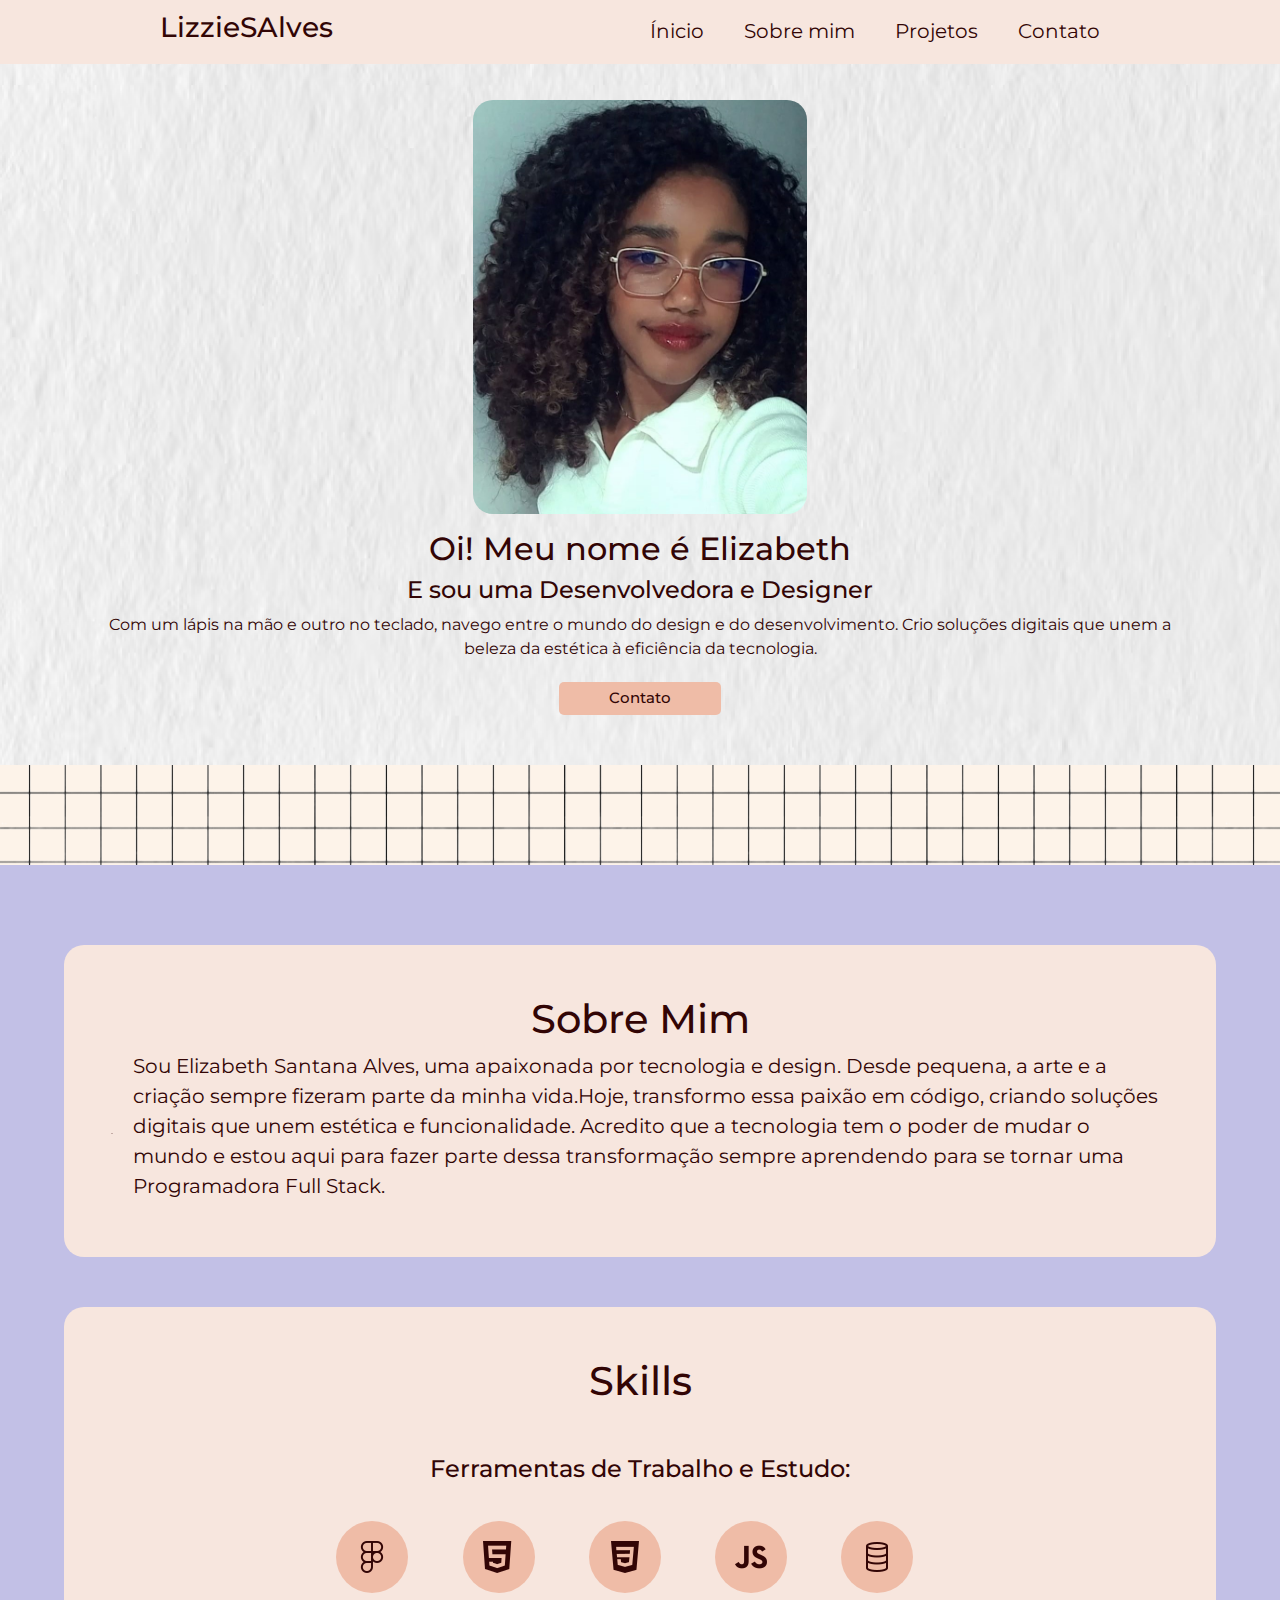
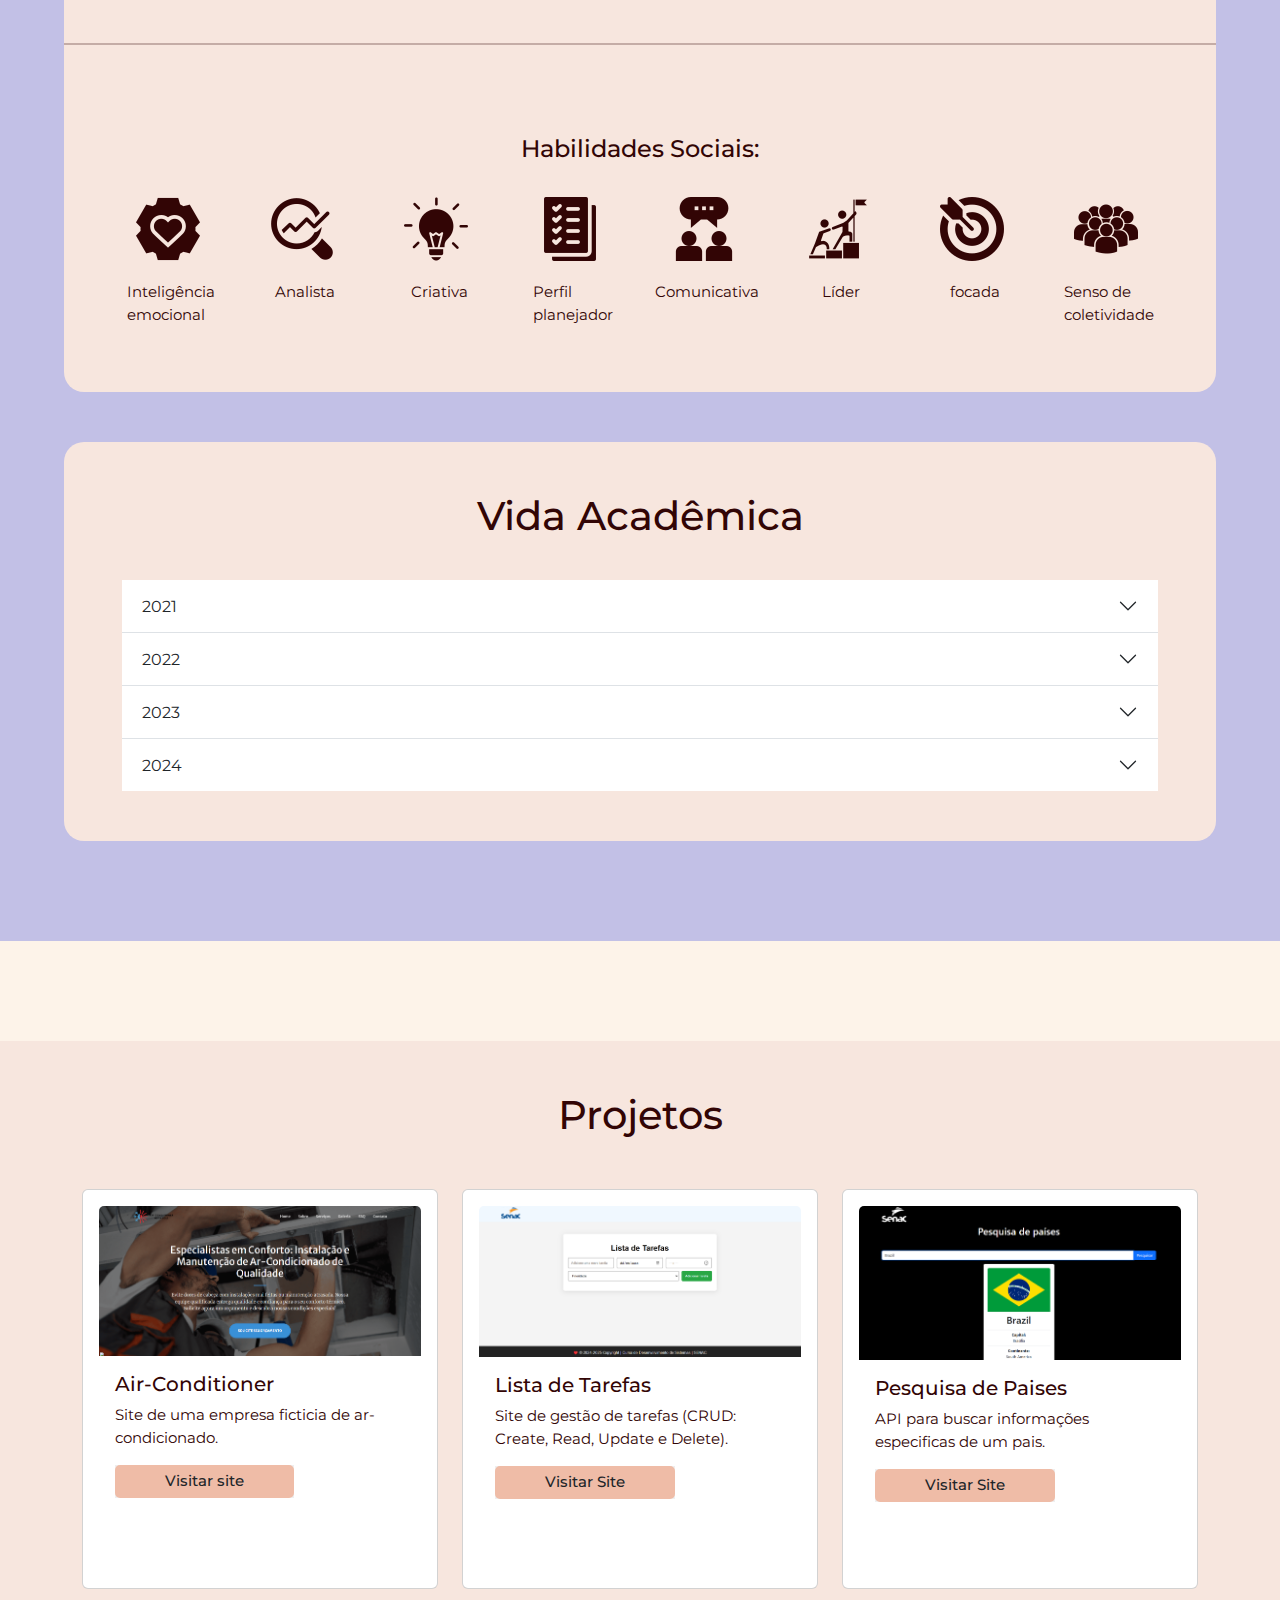
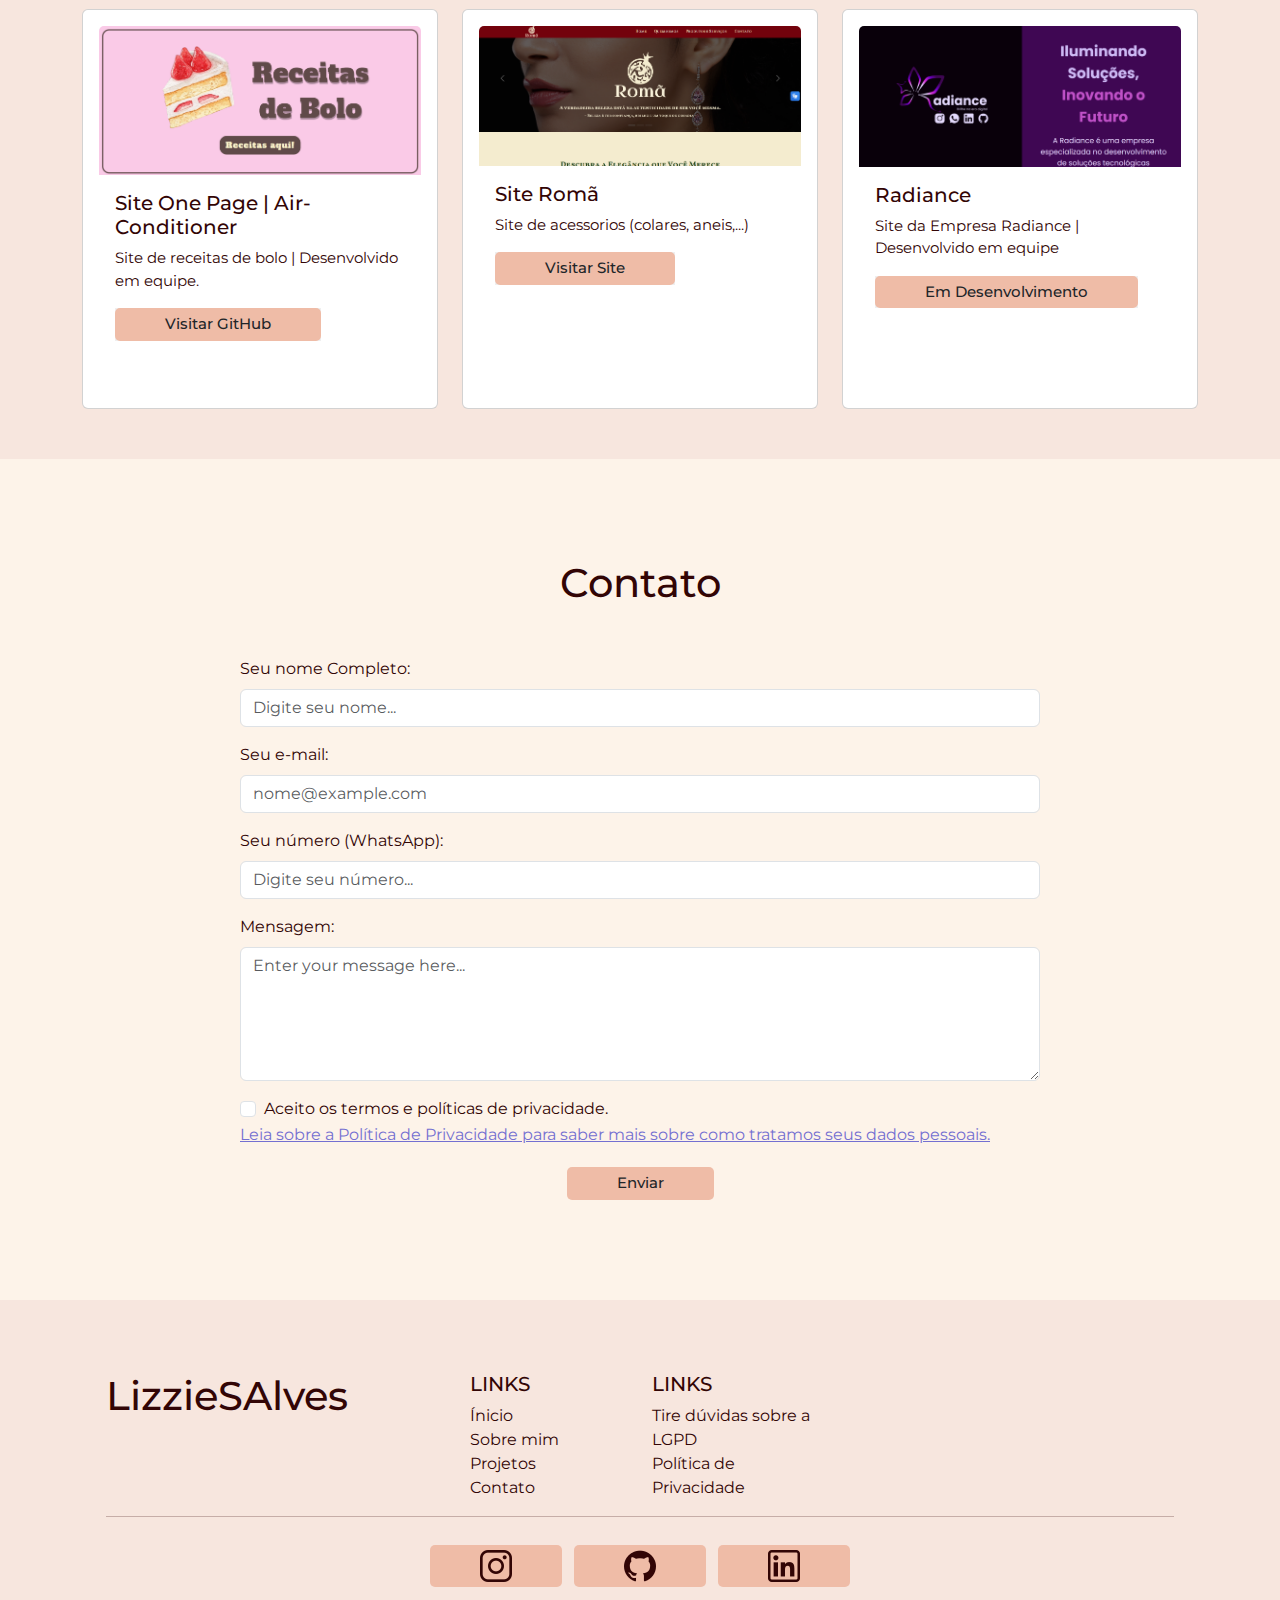
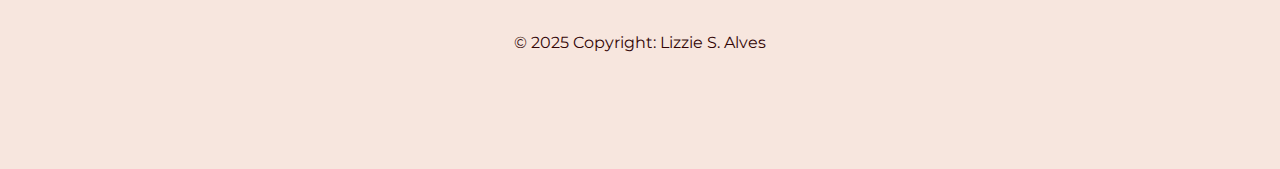
<file: index.html>
<!DOCTYPE html>
<html lang="pt-br">

<head>
  <meta charset="UTF-8" />
  <meta name="viewport" content="width=device-width, initial-scale=1.0" />

  <meta name="description"
    content="Site desenvolvido com o objetivo de servir como Portifólio da desenvolvedora e designer Elizabeth S. Alves" />
  <meta name="author" content="Elizabeth S. Alves | Web Developer | Empresa Radiance" />

  <!-- SEO -->
  <!-- cliente  -->
  <meta name="description" content="Portifólio da desesenvolvedora e designer Elizabeth Santana Alves" />

  <meta name="author" content="Elizabeth S. Alves | Web Developer | Empresa Radiance" />
  <meta name="keywords" content="Desenvolvedor, Programação, Sites, Sistemas, Designer." />

  <link rel="alternate" href="pt-br" hreflang="pt-br" />

  <meta name="robots" content="index, follow" />

  <meta name="viewport" content="width=device-width, initial-scale=1, maximum-scale=1" />

  <meta property="og:url" content="..." />
  <meta property="og:title" content="Portifólio LizzieSAlves" />
  <meta property="og:image" content="..." />
  <meta property="og:description" content="Especialista em criação e desenvolvimento de site, sistemas e designer" />

  <meta name="theme-color" content="#C2C0E6" />
  <meta name="apple-mobile-web-app-status-bar-style" content="..." />
  <meta name="apple-mobile-web-app-capable" content="yes" />
  <link rel="apple-touch-icon" href="..." />

  <meta property="business:contact_data:country_name" content="Brasil" />
  <meta property="business:contact_data:website" content="https://senac-onepage.netlify.app/" />
  <meta property="business:contact_data:region" content="BA" />
  <meta property="business:contact_data:email" content="santanaalveselizabeth@gmail.com" />
  <meta property="business:contact_data:phone_number" content="+55 (75) 98857-0158" />

  <meta name="twitter:card" content="summary" />
  <meta name="twitter:description" content="Especialista em criação e desenvolvimento de site, sistemas e designer" />
  <meta name="twitter:title" content="Portifólio LizzieSAlves" />
  <meta name="twitter:image" content="..." />

  <meta name="geo.placename" content="Santo Antônio de Jesus" />
  <meta name="geo.region" content="BR" />
  <meta name="description" content="Especialista em criação e desenvolvimento de site, sistemas e designer" />
  <link rel="canonical" href="https://senac-onepage.netlify.app/...">

  <meta property="og:type" content="website" />
  <meta property="og:locale" content="pt_BR" />
  <meta name="format-detection" content="telephone=+55 (75) 98857-0158" />

  <!-- Adopt -->
  <meta name="adopt-website-id" content="04e7e99f-80f1-43e6-8f99-aea0eac4f369" />
  <script src="//tag.goadopt.io/injector.js?website_code=04e7e99f-80f1-43e6-8f99-aea0eac4f369"
    class="adopt-injector"></script>


  <title>Lizzie S. Alves</title>

  <link rel="icon" type="image/x-icon" href="/src/favicon.ico" />


  <link href="https://cdn.jsdelivr.net/npm/bootstrap@5.3.3/dist/css/bootstrap.min.css" rel="stylesheet"
    integrity="sha384-QWTKZyjpPEjISv5WaRU9OFeRpok6YctnYmDr5pNlyT2bRjXh0JMhjY6hW+ALEwIH" crossorigin="anonymous" />

  <link rel="stylesheet" href="./src/css/style.css" />
  <link rel="stylesheet" href="./src/css/contato.css">

  <!-- Google Tag Manager -->
  <script>(function (w, d, s, l, i) {
      w[l] = w[l] || []; w[l].push({
        'gtm.start':
          new Date().getTime(), event: 'gtm.js'
      }); var f = d.getElementsByTagName(s)[0],
        j = d.createElement(s), dl = l != 'dataLayer' ? '&l=' + l : ''; j.async = true; j.src =
          'https://www.googletagmanager.com/gtm.js?id=' + i + dl; f.parentNode.insertBefore(j, f);
    })(window, document, 'script', 'dataLayer', 'GTM-5DZ73RJL');</script>
  <!-- End Google Tag Manager -->

  <!-- Google tag (gtag.js) -->
  <script async src="https://www.googletagmanager.com/gtag/js?id=G-Z740PDHKLB"></script>
  <script>
    window.dataLayer = window.dataLayer || [];
    function gtag() { dataLayer.push(arguments); }
    gtag('js', new Date());

    gtag('config', 'G-Z740PDHKLB');
  </script>

</head>

<body>

  <!-- Google Tag Manager (noscript) -->
  <noscript><iframe src="https://www.googletagmanager.com/ns.html?id=GTM-5DZ73RJL" height="0" width="0"
      style="display:none;visibility:hidden"></iframe></noscript>
  <!-- End Google Tag Manager (noscript) -->

  <nav class="navbar fixed-top">

    <div class="container-fluid justify-content-around">
      <div class="" id="logo">
        <h3>LizzieSAlves</h3>
      </div>
      <ul class="nav">
        <li class="nav-item nav-underline ">
          <a class="nav-link " href="#inicio">Ínicio</a>
        </li>
        <li class="nav-item nav-underline">
          <a class="nav-link " href="#sobre">Sobre mim</a>
        </li>
        <li class="nav-item nav-underline">
          <a class="nav-link " href="#projetos">Projetos</a>
        </li>
        <li class="nav-item nav-underline">
          <a class="nav-link " href="#contato">Contato</a>
        </li>
      </ul>

      <button class="navbar-toggler" data-bs-toggle="offcanvas" data-bs-target="#offcanvasNavbar"
        aria-controls="offcanvasNavbar" aria-label="Toggle navigation">
        <span class="navbar-toggler-icon"></span>
      </button>
      <div class="offcanvas offcanvas-end" tabindex="-1" id="offcanvasNavbar" aria-labelledby="offcanvasNavbarLabel">
        <div class="offcanvas-header">
          <h5 class="offcanvas-title" id="offcanvasNavbarLabel">LizzieSAlves</h5>
          <button type="button" class="btn-close" data-bs-dismiss="offcanvas" aria-label="Close"></button>
        </div>
        <div class="offcanvas-body">
          <ul class="navbar-nav justify-content-end flex-grow-1 pe-3">
            <li class="nav-item">
              <a class="nav-link active" aria-current="page" href="#">Ínicio</a>
            </li>
            <li class="nav-item">
              <a class="nav-link" href="#sobre">Sobre mim</a>
            </li>
            <li class="nav-item">
              <a class="nav-link" href="#projetos">Projetos</a>
            </li>
            <li class="nav-item">
              <a class="nav-link" href="#contato">Contato</a>
            </li>
          </ul>

        </div>
      </div>
    </div>
  </nav>

  <!-- *  Inicio -->

  <main>
    <section class="col " id="inicio">
      <div class="container col-12 container-inicio">
        <figure class="col-sm-12" id="foto">
          <img src="src/foto-minha.jpg" alt="">
        </figure>
        <div class="text-center align-content-center col-sm-12" id="text-inicio">
          <h2 class="">Oi! Meu nome é Elizabeth</h2>
          <h4 class="">E sou uma Desenvolvedora e Designer</h4>
          <p class="" id="p-inicio">Com um lápis na mão e outro no teclado, navego entre o mundo do design e do
            desenvolvimento. Crio soluções
            digitais que unem a beleza da estética à eficiência da tecnologia.</p>
          <div>
            <div>
              <button class="btn" id="btn-contato">
                <a href="#contato">Contato</a>
              </button>
            </div>
          </div>
        </div>
      </div>
    </section>


    <article class="grade-parallax"></article>
    <!-- * ----------------- SOBRE MIM ----------------- -->
    <section id="sobre">
      <!-- <figure class="row">
        <img src="src/brilho.png" alt="">
      </figure> -->
      <section class="sobre-info justify-content-center">

        <h1>Sobre Mim</h1>
        <div class="d-flex justify-content-center align-items-center">
          <hr>
          <p>
            Sou Elizabeth Santana Alves, uma apaixonada por tecnologia e design.
            Desde pequena, a arte e a criação sempre fizeram parte da minha
            vida.Hoje, transformo essa paixão em código, criando soluções
            digitais que unem estética e funcionalidade. Acredito que a
            tecnologia tem o poder de mudar o mundo e estou aqui para fazer
            parte dessa transformação sempre aprendendo para se tornar uma
            Programadora Full Stack.
          </p>
        </div>

      </section>
      <section class="skills">
        <h1>Skills</h1>
        <div>
          <section class="container-skills justify-content-center ">
            <div class="" id="container-ferramentas">
              <h4 class="justify-content-center row col-9 ">Ferramentas de Trabalho e Estudo:</h4>
              <div class="d-flex justify-content-center row col-10 col-sm-12 col-md-8 ferramentas">

                <span class="d-inline-block col-4 col-sm-2" tabindex="0" data-bs-toggle="popover"
                  data-bs-trigger="hover focus" data-bs-content="Figma">
                  <button class="btn btn-icon" type="button">
                    <img src="src/ferramentas/figma 1.png" alt="Figma" />
                  </button>
                </span>

                <span class="d-inline-block col-4 col-sm-2" tabindex="0" data-bs-toggle="popover"
                  data-bs-trigger="hover focus" data-bs-content="HTML">
                  <button class="btn btn-icon" type="button">
                    <img src="src/ferramentas/html 2.png" alt="HTML" />
                  </button>
                </span>

                <span class="d-inline-block col-3 col-sm-2 col-md-2" tabindex="0" data-bs-toggle="popover"
                  data-bs-trigger="hover focus" data-bs-content="CSS">
                  <button class="btn btn-icon" type="button">
                    <img src="src/ferramentas/css-3 2.png" alt="CSS" />
                  </button>
                </span>

                <span class="d-inline-block col-3 col-sm-2 col-md-2" tabindex="0" data-bs-toggle="popover"
                  data-bs-trigger="hover focus" data-bs-content="JavaScript">
                  <button class="btn btn-icon" type="button">
                    <img src="src/ferramentas/js 2.png" alt="JavaScript" />
                  </button>
                </span>


                <span class="d-inline-block col-3 col-sm-2 col-md-2" tabindex="0" data-bs-toggle="popover"
                  data-bs-trigger="hover focus" data-bs-content="SQL">
                  <button class="btn btn-icon" type="button">
                    <img src="src/ferramentas/sql 1.png" alt="SQL" />
                  </button>
                </span>
              </div>
            </div>

            <hr>
            <div id="habilidades" class="row justify-content-center">
              <h4 class="row justify-content-center container">Habilidades Sociais:</h4>
              <div class="d-flex row  justify-content-center">
                <figure class="icons col-4 col-sm-2 col-xl-1">
                  <img src="src/habilidades/emotion.png" alt="Engrenagem com um coração dentro" />
                  <p>Inteligência emocional</p>
                </figure>
                <figure class="icons col-4 col-sm-2 col-xl-1">
                  <img src="src/habilidades/data-analysis.png" alt="Lupa com um grafico de linha dentro" />
                  <p>Analista</p>
                </figure>
                <figure class="icons col-4 col-sm-2 col-xl-1">
                  <img src="src/habilidades/idea.png" alt="Lampada" />
                  <p>Criativa</p>
                </figure>
                <figure class="icons col-4 col-sm-2 col-xl-1">
                  <img src="src/habilidades/checklist.png" alt="Folha com escritos e marcação de feito" />
                  <p>Perfil planejador</p>
                </figure>
                <figure class="icons col-4 col-sm-2 col-xl-1">
                  <img src="src/habilidades/internal.png" alt="Dois bonequinhos conversando" />
                  <p>Comunicativa</p>
                </figure>
                <figure class="icons col-4 col-sm-2 col-xl-1">
                  <img src="src/habilidades/leadership.png"
                    alt="Um bonequinho ajudando o outro a subir alguns degrais" />
                  <p>Líder</p>
                </figure>
                <figure class="icons col-4 col-sm-2 col-xl-1">
                  <img src="src/habilidades/target.png" alt="Alvo com uma flecha" />
                  <p>focada</p>
                </figure>
                <figure class="icons col-4 col-sm-2 col-xl-1">
                  <img src="src/habilidades/crowd-of-users.png" alt="Varios bonequinhos" />
                  <p>Senso de coletividade</p>
                </figure>
              </div>
            </div>
        </div>

      </section>

      <section class="vida-academica">
        <h1>Vida Acadêmica</h1>
        <div class="accordion accordion-flush" id="accordionFlushExample acordeao">
          <div class="accordion-item">
            <h2 class="accordion-header">
              <button class="accordion-button collapsed" type="button" data-bs-toggle="collapse"
                data-bs-target="#flush-collapseOne" aria-expanded="false" aria-controls="flush-collapseOne">
                2021
              </button>
            </h2>
            <div id="flush-collapseOne" class="accordion-collapse collapse" data-bs-parent="#accordionFlushExample">
              <div class="accordion-body">
                <ul>
                  <li>Curso de Informatica Básica (100 horas) - SENAC</li>
                </ul>
              </div>
            </div>
          </div>
          <div class="accordion-item">
            <h2 class="accordion-header">
              <button class="accordion-button collapsed" type="button" data-bs-toggle="collapse"
                data-bs-target="#flush-collapseTwo" aria-expanded="false" aria-controls="flush-collapseTwo">
                2022
              </button>
            </h2>
            <div id="flush-collapseTwo" class="accordion-collapse collapse" data-bs-parent="#accordionFlushExample">
              <div class="accordion-body">
                <ul>
                  <li>Participação no Encontro Estudantil de Lideres e Vice-Lideres - Recôncavo</li>
                  <li>Integrante ativa do Clube de Ciências do CEFCM</li>
                  <li>Participante da FLICA (Feira Literária de Cachoeira)</li>
                  <li>Projeto de Artes Visuais Estudantil (AVE) - Etapa Regional: 2° lugar</li>
                </ul>
              </div>
            </div>
          </div>
          <div class="accordion-item">
            <h2 class="accordion-header">
              <button class="accordion-button collapsed" type="button" data-bs-toggle="collapse"
                data-bs-target="#flush-collapseThree" aria-expanded="false" aria-controls="flush-collapseThree">
                2023
              </button>
            </h2>
            <div id="flush-collapseThree" class="accordion-collapse collapse" data-bs-parent="#accordionFlushExample">
              <div class="accordion-body">
                <ul>
                  <li>Curso de HTML e CSS - Criação de Websites (36 horas)- SENAC </li>
                  <li>Curso de Programador de Sistemas (200 horas)- SENAC </li>
                  <li>Participação na MOSTRACSAJ (Mostra Cientifica do Colegio Santo Antônio de Jesus) - finalista </li>
                  <li>Participação na mostra Cientifica da UFRB (Universidade Federal do Recôncavo da Bahia) de Cruz das
                    Almas </li>
                  <li>Participação na mostra Cientifica do CEFCM (Colegio Estadual Francisco da Conceicao Menezes)</li>
                  <li>Participação na FECIBA (A Feira de Ciências da Bahia) - finalista </li>
                  <li>Projeto de Artes Visuais Estudantil (AVE) - Etapa Regional: 1° lugar</li>
                  <li>Aluna Destaque (Prêmiação)</li>
                  <li>Curso Técnico de Desenvolvimento de Sistemas - SENAC (cursando)</li>
                </ul>
              </div>
            </div>
          </div>
          <div class="accordion-item">
            <h2 class="accordion-header">
              <button class="accordion-button collapsed" type="button" data-bs-toggle="collapse"
                data-bs-target="#flush-collapseFour" aria-expanded="false" aria-controls="flush-collapseFour">
                2024
              </button>
            </h2>
            <div id="flush-collapseFour" class="accordion-collapse collapse" data-bs-parent="#accordionFlushExample">
              <div class="accordion-body">
                <ul>
                  <li>Participação na MOSTRACSAJ (Mostra Cientifica do Colegio Santo Antônio de Jesus) - finalista </li>
                  <li>Participação como atriz e assistente da Produção de Vídeo Estudantil (PROVE)</li>
                  <li>Participação na FENECIT (Feira Nordestina de Ciência e Tecnologia) | Premiação: 3° lugar |
                    Credenciamento: Feira Cientifica na Turquia</li>
                  <li>Participação na mostra Cientifica do CEFCM (Colegio Estadual Francisco da Conceicao Menezes)</li>
                  <li>Participação na FECIBA (A Feira de Ciências da Bahia) - finalista </li>
                  <li>Ensino Médio Concluido - 2024</li>
                </ul>
              </div>
            </div>
          </div>
        </div>
      </section>

    </section>


    </section>
    <article class="grade-parallax"></article>
    <!-- * ------ PROJETOS -------- -->
    <section class="justify-items-center" id="projetos">
      <h1>Projetos</h1>
      <div class="container  d-flex row cards-projetos ">
        <div class="col-lg-4 col-sm-6 col">
          <div class="card p-3">
            <img src="src/projetos/site-one-page.png" class="card-img-top" alt="...">
            <div class="card-body">
              <h5 class="card-title">Air-Conditioner</h5>
              <p class="card-text">Site de uma empresa ficticia de ar-condicionado.</p>
              <div>
                <button>
                  <a href="https://senac-onepage.netlify.app/" target="_blank" class="btn">Visitar site</a>
                </button>

              </div>
            </div>
          </div>
        </div>
        <div class="col-lg-4 col-sm-6">
          <div class="card p-3">
            <img src="src/projetos/lista-de-tarefas.png" class="card-img-top" alt="...">
            <div class="card-body">
              <h5 class="card-title">Lista de Tarefas</h5>
              <p class="card-text">Site de gestão de tarefas (CRUD: Create, Read, Update e Delete).</p>
              <div>
                <button>
                  <a href="https://listadetarefas-atividade.netlify.app/" target="_blank" class="btn">Visitar Site</a>
                </button>

              </div>
            </div>
          </div>
        </div>
        <div class="col-lg-4 col-sm-6">
          <div class="card p-3">
            <img src="src/projetos/site-paises.png" class="card-img-top" alt="...">
            <div class="card-body">
              <h5 class="card-title">Pesquisa de Paises</h5>
              <p class="card-text">API para buscar informações especificas de um pais.</p>
              <div>
                <button>
                  <a href="https://apipaises-teste.netlify.app/" target="_blank" class="btn">Visitar Site</a>
                </button>

              </div>
            </div>
          </div>
        </div>
        <div class="col-lg-4 col-sm-6">
          <div class="card p-3">
            <img src="src/projetos/site-receitas-de-bolo.png" class="card-img-top" alt="...">
            <div class="card-body">
              <h5 class="card-title">Site One Page | Air-Conditioner</h5>
              <p class="card-text">Site de receitas de bolo | Desenvolvido em equipe.</p>
              <div>
                <button>
                  <a href="#" class="btn">Visitar GitHub</a>
                </button>

              </div>
            </div>
          </div>
        </div>

        <div class="col-lg-4 col-sm-6">
          <div class="card p-3">
            <img src="src/projetos/Captura de tela 2025-03-16 141250.png" class="card-img-top" alt="...">
            <div class="card-body">
              <h5 class="card-title">Site Romã</h5>
              <p class="card-text">Site de acessorios (colares, aneis,...)</p>
              <div>
                <button>
                  <a href="https://romaweb.netlify.app/" target="_blank" class="btn">Visitar Site</a>
                </button>

              </div>
            </div>
          </div>
        </div>
        <div class="col-lg-4 col-sm-6">
          <div class="card p-3">
            <img src="src/projetos/Captura de tela 2025-03-16 160237.png" class="card-img-top" alt="...">
            <div class="card-body">
              <h5 class="card-title">Radiance</h5>
              <p class="card-text">Site da Empresa Radiance | Desenvolvido em equipe</p>
              <div>
                <button>
                  <a href="#" class="btn">Em Desenvolvimento</a>
                </button>

              </div>
            </div>
          </div>
        </div>
      </div>
    </section>


    <!-- Contato -->
    <section id="contato">
      <div class="container-contato container">
        <h1>Contato</h1>
        <form id="form" action="https://api.sheetmonkey.io/form/4aAhixWDu5oYWgczGdRbj9" method="post">
          <div class="contato-info">
            <div class="mb-3">
              <label for="nome" class="form-label">Seu nome Completo:</label>
              <input type="form-control" class="form-control required" id="nome" placeholder="Digite seu nome..."
                data-sb-validations="required" name="Nome" oninput="nomeValidacao()">
              <span class="span-required">Seu nome é obrigatório!</span>
            </div>
            <div class="mb-3">
              <label for="email" class="form-label">Seu e-mail:</label>
              <input type="form-control" class="form-control required" id="email" placeholder="nome@example.com"
                data-sb-validations="required,email" name="Email" oninput="emailValidacao()">
              <span class="span-required">Email obrigatório ou inválido!</span>
            </div>
            <div class="mb-3">
              <label for="nome" class="form-label">Seu número (WhatsApp):</label>
              <input type="tel" class="form-control required" id="tel" placeholder="Digite seu número..."
                data-sb-validations="required" name="Telefone" oninput="telefoneValidacao()">
              <span class="span-required">Telefone obrigatório ou inválido!</span>
            </div>
            <div class="mb-3">
              <label for="message" class="form-label">Mensagem:</label>
              <textarea class="form-control required" id="mensagem" name="Mensagem" type="text"
                placeholder="Enter your message here..." data-sb-validations="required" rows="5"
                oninput="mensagemValidacao()"></textarea>
              <span class="span-required">Mensagem obrigatória!</span>
            </div>
            <div class="form-check">
              <input class="form-check-input required" type="checkbox" value="" id="invalidCheck3"
                aria-describedby="invalidCheck3Feedback" required>
              <label class="form-check-label" for="invalidCheck3" id="invalidCheck3Feedback" class="invalid-feedback">
                Aceito os termos e políticas de privacidade.
              </label>
            </div>
            <div>
              <a href="./politicaPrivacidade.html" id="url">Leia sobre a Política de Privacidade para saber mais sobre
                como tratamos seus dados pessoais.</a>
            </div>
          </div>
          <div>
            <button type="submit" class="btn" id="btn-enviar">Enviar</button>
          </div>
        </form>

      </div>

    </section>


  </main>

  <!-- Remove the container if you want to extend the Footer to full width. -->
  <div class="container my-5">
    <!-- Footer -->
    <footer class="text-center text-lg-start">
      <!-- Grid container -->
      <div class="container p-4 pb-0">
        <!-- Section: Links -->
        <section>
          <!--Grid row-->
          <div class="row">
            <!--Grid column-->
            <div class="col-lg-4 col-md-6 mb-4 mb-md-0">
              <h1>LizzieSAlves</h1>
            </div>
            <!--Grid column-->

            <!--Grid column-->
            <div class="col-lg-2 col-md-6 mb-4 mb-md-0">
              <h5 class="text-uppercase">Links</h5>

              <ul class="list-unstyled mb-0">
                <li>
                  <a href="#">Ínicio</a>
                </li>
                <li>
                  <a href="#!">Sobre mim</a>
                </li>
                <li>
                  <a href="#!">Projetos</a>
                </li>
                <li>
                  <a href="#!">Contato</a>
                </li>
              </ul>
            </div>

            <!--Grid column-->
            <div class="col-lg-2 col-md-6 mb-4 mb-md-0">
              <h5 class="text-uppercase">Links</h5>

              <ul class="list-unstyled mb-0">
                <li>
                  <a href="contatoLGPD.html">Tire dúvidas sobre a LGPD</a>
                </li>
                <li>
                  <a href="politicaPrivacidade.html">Política de Privacidade</a>
                </li>
              </ul>
            </div>
          </div>
          <!--Grid row-->
        </section>
        <!-- Section: Links -->

        <hr class="mb-4" />

        <!-- Section: Social media -->
        <section class="mb-4 text-center redes-sociais">

          <!-- Instagram -->
          <a class="btn btn-outline-light btn-floating m-1" href="https://www.instagram.com/elizabethsantanaalves/"
            target="_blank" role="button">
            <img src="src/redes/instagram.png" alt="">
          </a>

          <a class="btn btn-outline-light btn-floating m-1" href="https://github.com/LizzieSalves" target="_blank"
            role="button">
            <img src="src/redes/github.png" alt="">
          </a>

          <!-- Linkedin -->
          <a class="btn btn-outline-light btn-floating m-1"
            href="https://www.linkedin.com/in/elizabeth-santana-alves-57956626b/" target="_blank" role="button">
            <img src="src/redes/linkedin.png" alt="">
          </a>

          <!-- Github -->
        </section>
        <!-- Section: Social media -->
      </div>
      <!-- Grid container -->

      <!-- Copyright -->
      <div class="text-center p-3">
        © 2025 Copyright:
        <a class="Copyright" href="">Lizzie S. Alves</a>
      </div>
      <!-- Copyright -->
    </footer>
    <!-- Footer -->
  </div>
  <!-- End of .container -->

  <!-- Vlibras -->
  <div vw class="enabled">
    <div vw-access-button class="active"></div>
    <div vw-plugin-wrapper>
      <div class="vw-plugin-top-wrapper"></div>
    </div>
  </div>
  <script src="https://vlibras.gov.br/app/vlibras-plugin.js"></script>
  <script>
    new window.VLibras.Widget('https://vlibras.gov.br/app');
  </script>


  <script>

    const form = document.getElementById('form');
    const campos = document.querySelectorAll('.required');
    const spans = document.querySelectorAll('.span-required');
    const emailRegex = /^[a-zA-Z0-9._%+-]+@[a-zA-Z0-9.-]+\.[a-zA-Z]{2,}$/;

    // Função para exibir erro
    function setError(index) {
      campos[index].style.border = '1px solid red';
      spans[index].style.display = 'block';
    }

    // Função para remover erro
    function removeError(index) {
      campos[index].style.border = '';
      spans[index].style.display = 'none';
    }

    // Validação do nome
    function nomeValidacao() {
      if (campos[0].value.length < 3) {
        setError(0);
        return false;
      } else {
        removeError(0);
        return true;
      }
    }

    // Validação do email
    function emailValidacao() {
      if (!emailRegex.test(campos[1].value)) {
        setError(1);
        return false;
      } else {
        removeError(1);
        return true;
      }
    }

    // Validação do telefone
    function telefoneValidacao() {
      if (campos[2].value.length < 11 || campos[2].value.length > 11) {
        setError(2);
        return false;
      } else {
        removeError(2);
        return true;
      }
    }

    // Permitir apenas números no campo de telefone
    function permitirApenasNumeros(event) {
      event.target.value = event.target.value.replace(/\D/g, '');
      telefoneValidacao(); // Chama a validação do telefone após formatar o valor
    }

    // Validação da mensagem
    function mensagemValidacao() {
      if (campos[3].value.length < 2) {
        setError(3);
        return false;
      } else {
        removeError(3);
        return true;
      }
    }

    // Validação do checkbox de termos
    function termosValidacao() {
      const checkbox = document.getElementById('invalidCheck3');
      if (!checkbox.checked) {
        document.getElementById('invalidCheck3Feedback').style.color = 'red';
        return false;
      } else {
        document.getElementById('invalidCheck3Feedback').style.color = '';
        return true;
      }
    }

    // Função para validar todo o formulário
    function validarFormulario() {
      const nomeValido = nomeValidacao();
      const emailValido = emailValidacao();
      const telefoneValido = telefoneValidacao();
      const mensagemValida = mensagemValidacao();
      const termosValidos = termosValidacao();

      // Retorna true apenas se todos os campos estiverem válidos
      return nomeValido && emailValido && telefoneValido && mensagemValida && termosValidos;
    }

    // Adiciona o evento de submit ao formulário
    form.addEventListener('submit', function (event) {
      // Impede o envio do formulário se a validação falhar
      if (!validarFormulario()) {
        event.preventDefault();
      } else {
        alert('Formulário enviado com sucesso!');
      }
    });

    // Adiciona o evento de input para o campo de telefone
    campos[2].addEventListener('input', permitirApenasNumeros);

  </script>

  <!-- Bootstrap JS e dependências -->
  <script src="https://cdn.jsdelivr.net/npm/@popperjs/core@2.11.6/dist/umd/popper.min.js"></script>
  <script src="https://cdn.jsdelivr.net/npm/bootstrap@5.3.0/dist/js/bootstrap.min.js"></script>

  <!-- Inicializa os popovers -->
  <script>
    var popoverTriggerList = [].slice.call(document.querySelectorAll('[data-bs-toggle="popover"]'));
    var popoverList = popoverTriggerList.map(function (element) {
      return new bootstrap.Popover(element);
    });
  </script>

  <script src="https://cdn.jsdelivr.net/npm/bootstrap@5.3.3/dist/js/bootstrap.bundle.min.js"
    integrity="sha384-YvpcrYf0tY3lHB60NNkmXc5s9fDVZLESaAA55NDzOxhy9GkcIdslK1eN7N6jIeHz"
    crossorigin="anonymous"></script>


</body>

</html>
</file>
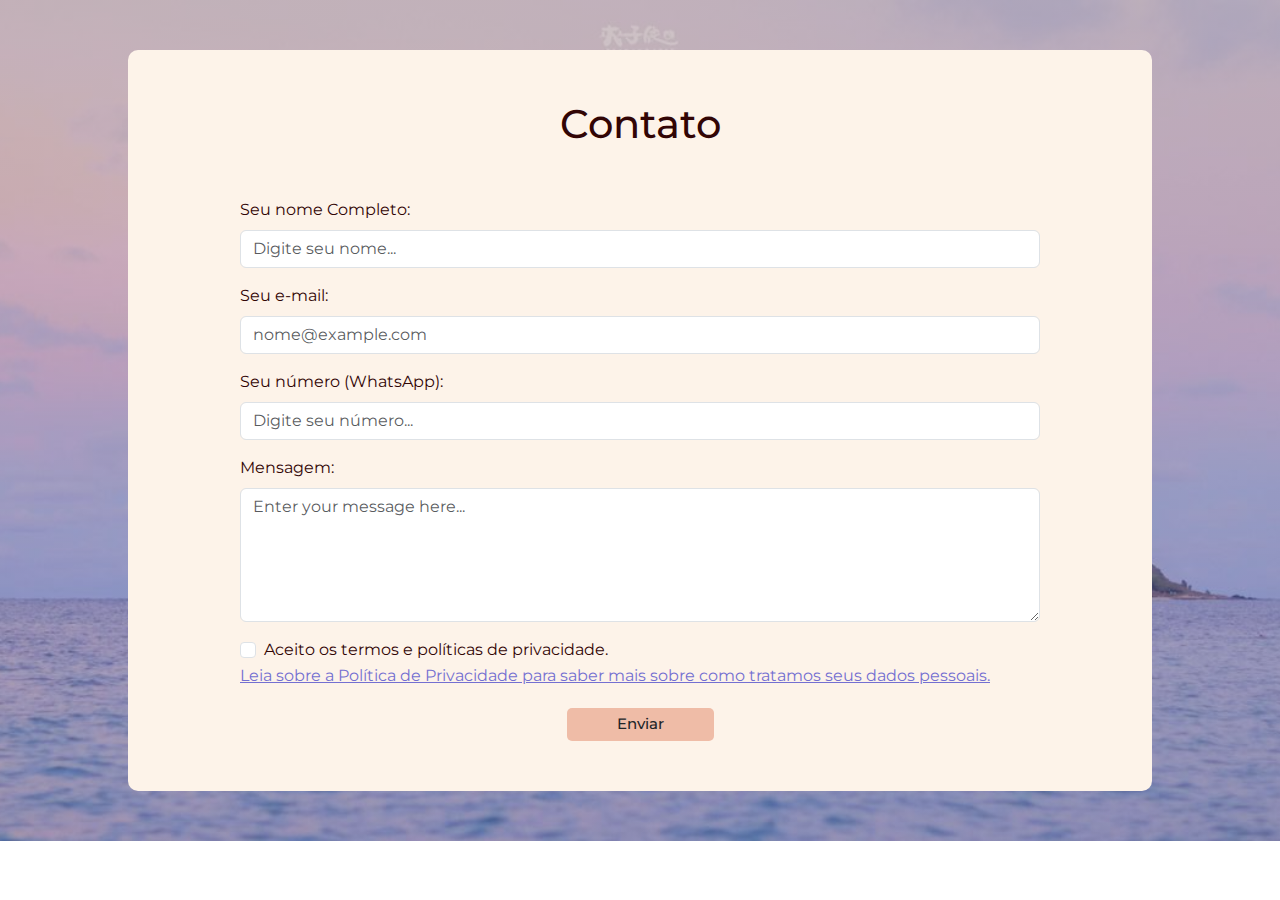
<file: contatoLGPD.html>
<!DOCTYPE html>
<html lang="en">

<head>
  <meta charset="UTF-8">
  <meta name="viewport" content="width=device-width, initial-scale=1.0">
  <title>Tire suas dúvidas sobre a LGPD</title>
  <link href="https://cdn.jsdelivr.net/npm/bootstrap@5.3.3/dist/css/bootstrap.min.css" rel="stylesheet"
    integrity="sha384-QWTKZyjpPEjISv5WaRU9OFeRpok6YctnYmDr5pNlyT2bRjXh0JMhjY6hW+ALEwIH" crossorigin="anonymous">
  <link rel="stylesheet" href="./src/css/contato.css">

  <!-- Google Tag Manager -->
  <script>(function (w, d, s, l, i) {
      w[l] = w[l] || []; w[l].push({
        'gtm.start':
          new Date().getTime(), event: 'gtm.js'
      }); var f = d.getElementsByTagName(s)[0],
        j = d.createElement(s), dl = l != 'dataLayer' ? '&l=' + l : ''; j.async = true; j.src =
          'https://www.googletagmanager.com/gtm.js?id=' + i + dl; f.parentNode.insertBefore(j, f);
    })(window, document, 'script', 'dataLayer', 'GTM-5DZ73RJL');</script>
  <!-- End Google Tag Manager -->

</head>

<body>

  <!-- Google Tag Manager (noscript) -->
  <noscript><iframe src="https://www.googletagmanager.com/ns.html?id=GTM-5DZ73RJL" height="0" width="0"
      style="display:none;visibility:hidden"></iframe></noscript>
  <!-- End Google Tag Manager (noscript) -->

  <!-- Contato -->
  <section id="contato">
    <div class="container-contato container">
      <h1>Contato</h1>
      <form id="form" action="https://api.sheetmonkey.io/form/4aAhixWDu5oYWgczGdRbj9" method="post">
        <div class="contato-info">
          <div class="mb-3">
            <label for="nome" class="form-label">Seu nome Completo:</label>
            <input type="form-control" class="form-control required" id="nome" placeholder="Digite seu nome..."
              data-sb-validations="required" name="Nome" oninput="nomeValidacao()">
            <span class="span-required">Seu nome é obrigatório!</span>
          </div>
          <div class="mb-3">
            <label for="email" class="form-label">Seu e-mail:</label>
            <input type="form-control" class="form-control required" id="email" placeholder="nome@example.com"
              data-sb-validations="required,email" name="Email" oninput="emailValidacao()">
            <span class="span-required">Email obrigatório ou inválido!</span>
          </div>
          <div class="mb-3">
            <label for="nome" class="form-label">Seu número (WhatsApp):</label>
            <input type="tel" class="form-control required" id="tel" placeholder="Digite seu número..."
              data-sb-validations="required" name="Telefone" oninput="telefoneValidacao()">
            <span class="span-required">Telefone obrigatório ou inválido!</span>
          </div>
          <div class="mb-3">
            <label for="message" class="form-label">Mensagem:</label>
            <textarea class="form-control required" id="mensagem" name="Mensagem" type="text"
              placeholder="Enter your message here..." data-sb-validations="required" rows="5"
              oninput="mensagemValidacao()"></textarea>
            <span class="span-required">Mensagem obrigatória!</span>
          </div>
          <div class="form-check">
            <input class="form-check-input required" type="checkbox" value="" id="invalidCheck3"
              aria-describedby="invalidCheck3Feedback" required>
            <label class="form-check-label" for="invalidCheck3" id="invalidCheck3Feedback" class="invalid-feedback">
              Aceito os termos e políticas de privacidade.
            </label>
          </div>
          <div>
            <a href="./politicaPrivacidade.html" target="_blank" id="url">Leia sobre a Política de Privacidade para saber mais sobre
              como tratamos seus dados pessoais.</a>
          </div>
        </div>
        <div>
          <button type="submit" class="btn" id="btn-enviar">Enviar</button>
        </div>
      </form>

    </div>

  </section>


  <script>

    const form = document.getElementById('form');
    const campos = document.querySelectorAll('.required');
    const spans = document.querySelectorAll('.span-required');
    const emailRegex = /^[a-zA-Z0-9._%+-]+@[a-zA-Z0-9.-]+\.[a-zA-Z]{2,}$/;

    // Função para exibir erro
    function setError(index) {
      campos[index].style.border = '1px solid red';
      spans[index].style.display = 'block';
    }

    // Função para remover erro
    function removeError(index) {
      campos[index].style.border = '';
      spans[index].style.display = 'none';
    }

    // Validação do nome
    function nomeValidacao() {
      if (campos[0].value.length < 3) {
        setError(0);
        return false;
      } else {
        removeError(0);
        return true;
      }
    }

    // Validação do email
    function emailValidacao() {
      if (!emailRegex.test(campos[1].value)) {
        setError(1);
        return false;
      } else {
        removeError(1);
        return true;
      }
    }

    // Validação do telefone
    function telefoneValidacao() {
      if (campos[2].value.length < 11 || campos[2].value.length > 11) {
        setError(2);
        return false;
      } else {
        removeError(2);
        return true;
      }
    }

    // Permitir apenas números no campo de telefone
    function permitirApenasNumeros(event) {
      event.target.value = event.target.value.replace(/\D/g, '');
      telefoneValidacao(); // Chama a validação do telefone após formatar o valor
    }

    // Validação da mensagem
    function mensagemValidacao() {
      if (campos[3].value.length < 2) {
        setError(3);
        return false;
      } else {
        removeError(3);
        return true;
      }
    }

    // Validação do checkbox de termos
    function termosValidacao() {
      const checkbox = document.getElementById('invalidCheck3');
      if (!checkbox.checked) {
        document.getElementById('invalidCheck3Feedback').style.color = 'red';
        return false;
      } else {
        document.getElementById('invalidCheck3Feedback').style.color = '';
        return true;
      }
    }

    // Função para validar todo o formulário
    function validarFormulario() {
      const nomeValido = nomeValidacao();
      const emailValido = emailValidacao();
      const telefoneValido = telefoneValidacao();
      const mensagemValida = mensagemValidacao();
      const termosValidos = termosValidacao();

      // Retorna true apenas se todos os campos estiverem válidos
      return nomeValido && emailValido && telefoneValido && mensagemValida && termosValidos;
    }

    // Adiciona o evento de submit ao formulário
    form.addEventListener('submit', function (event) {
      // Impede o envio do formulário se a validação falhar
      if (!validarFormulario()) {
        event.preventDefault();
      } else {
        alert('Formulário enviado com sucesso!');
      }
    });

    // Adiciona o evento de input para o campo de telefone
    campos[2].addEventListener('input', permitirApenasNumeros);

  </script>



  <script src="https://cdn.jsdelivr.net/npm/bootstrap@5.3.3/dist/js/bootstrap.bundle.min.js"
    integrity="sha384-YvpcrYf0tY3lHB60NNkmXc5s9fDVZLESaAA55NDzOxhy9GkcIdslK1eN7N6jIeHz"
    crossorigin="anonymous"></script>
</body>

</html>
</file>
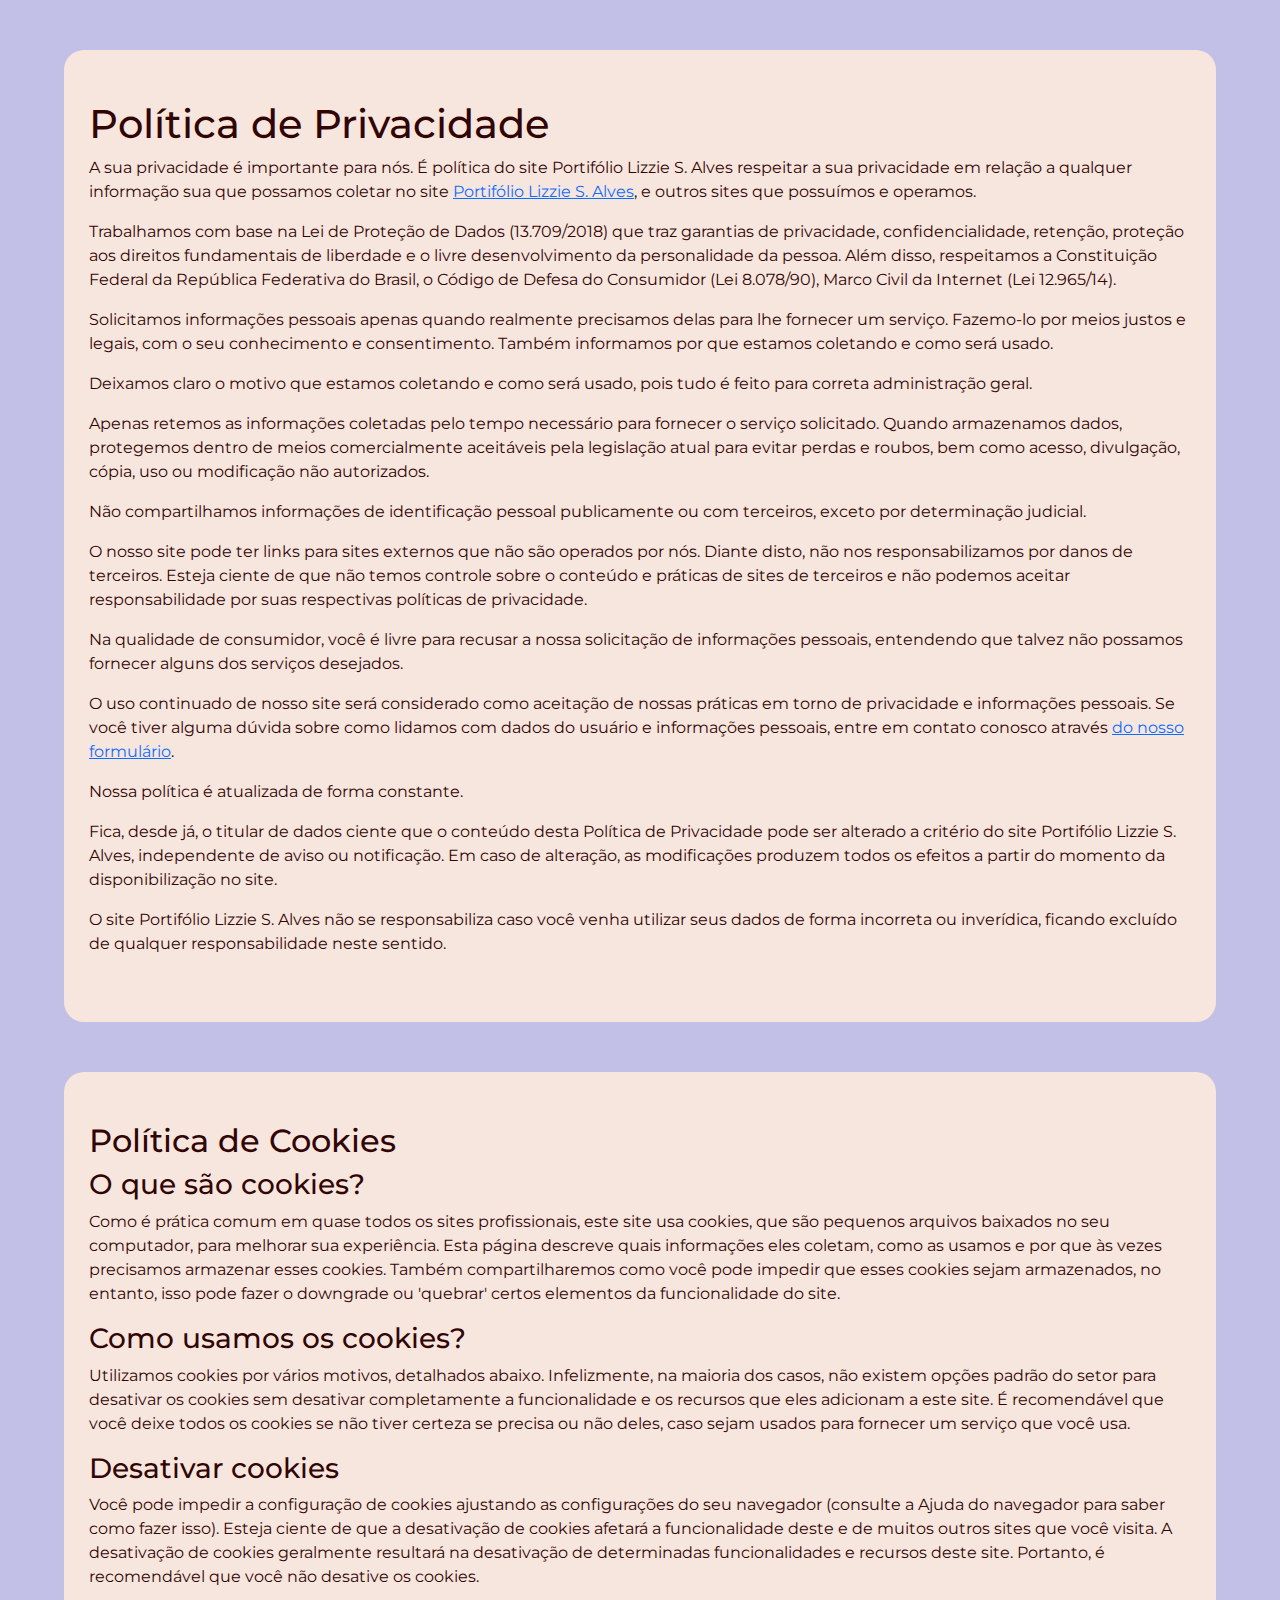
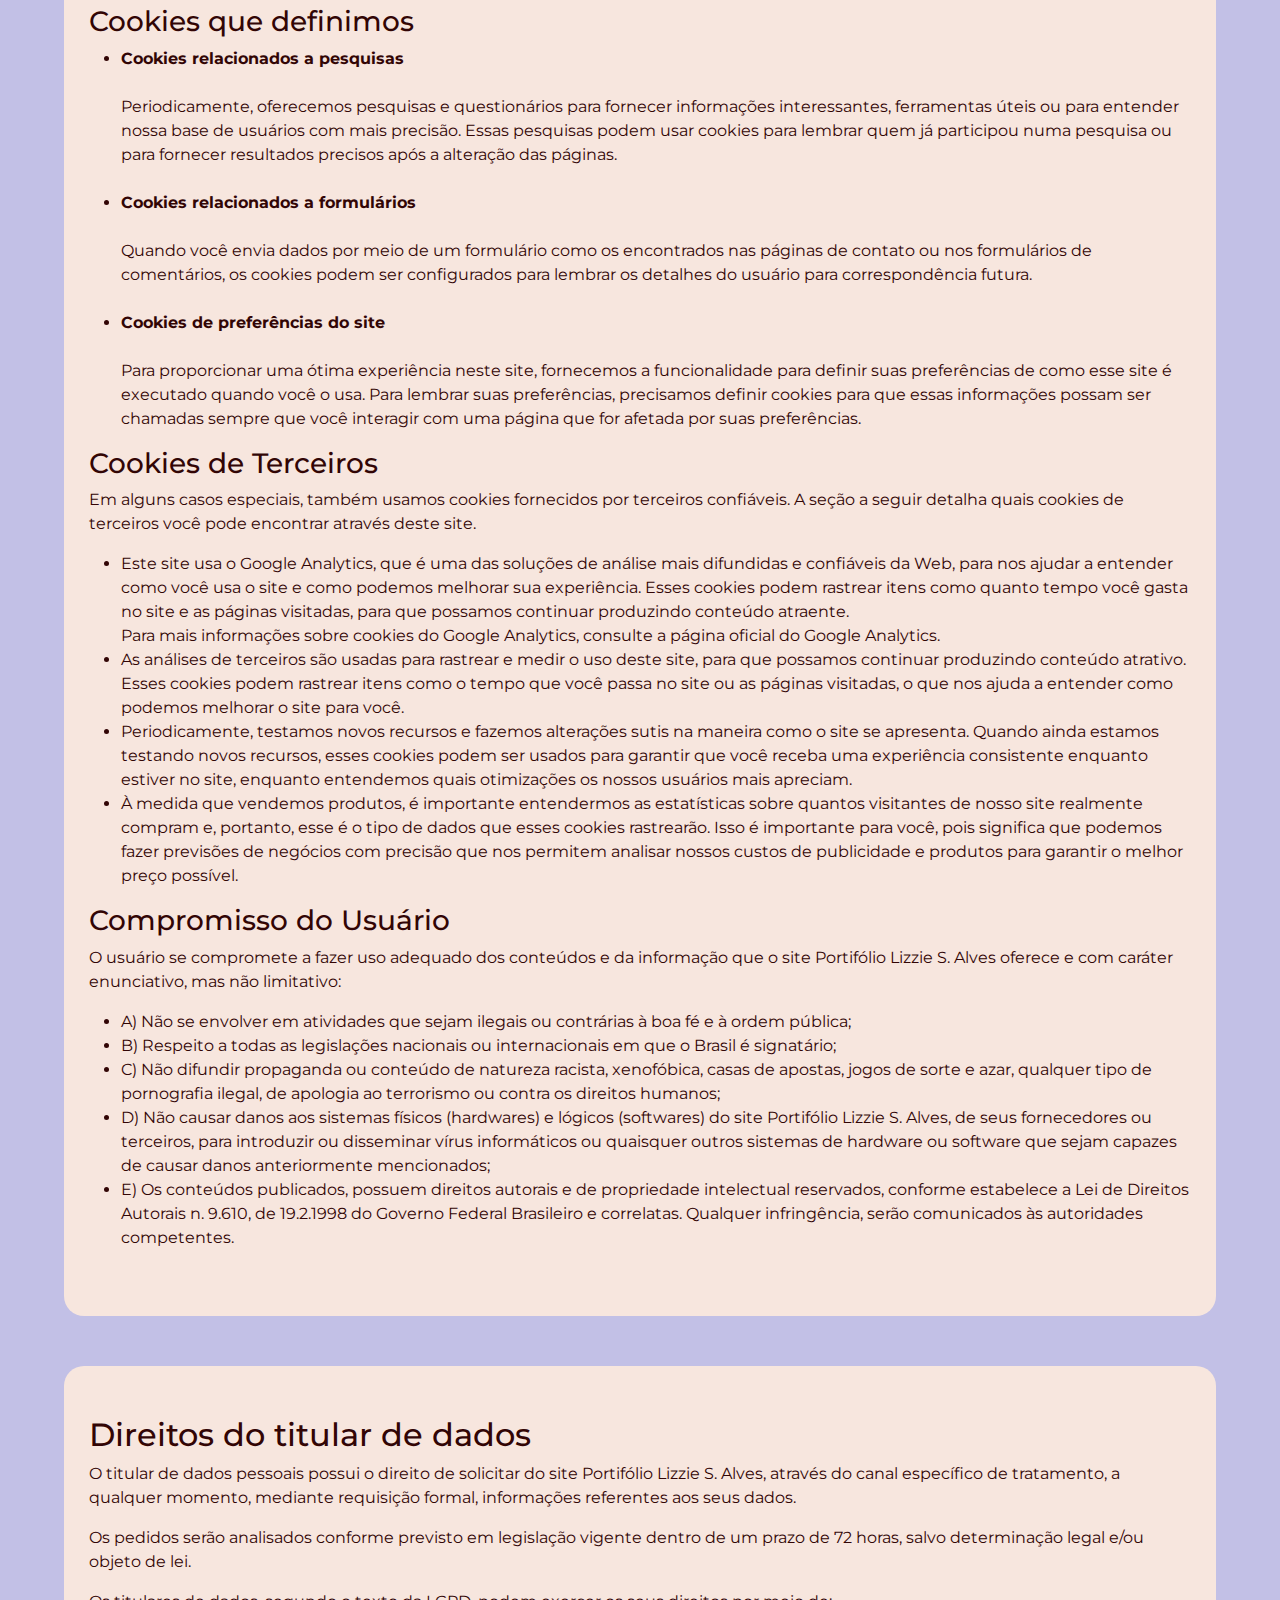
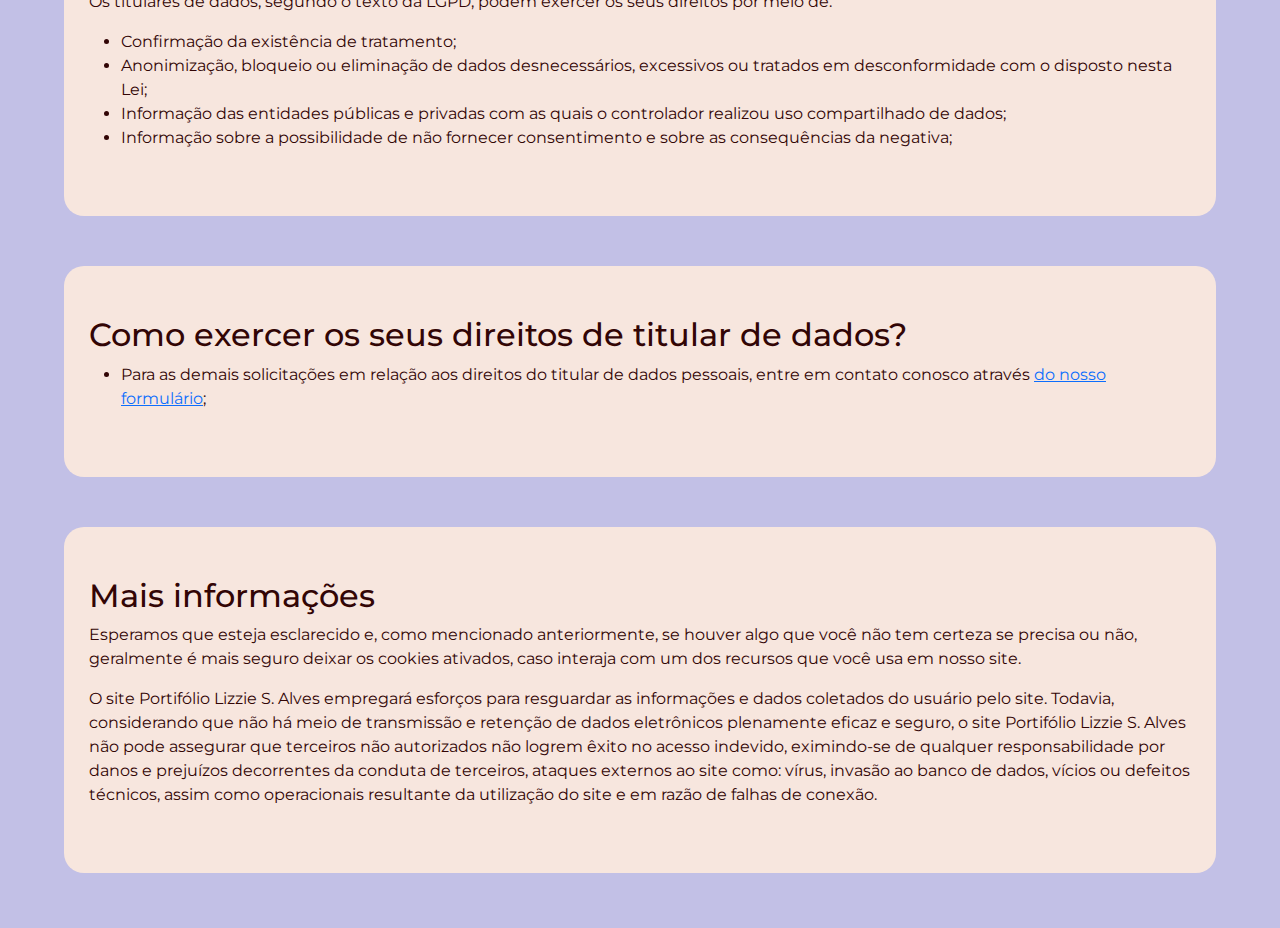
<file: politicaPrivacidade.html>
<!DOCTYPE html>
<html lang="en">

<head>
  <meta charset="UTF-8" />
  <meta name="viewport" content="width=device-width, initial-scale=1.0" />
  <title>Política de Privacidade</title>
  <link href="https://cdn.jsdelivr.net/npm/bootstrap@5.3.3/dist/css/bootstrap.min.css" rel="stylesheet"
    integrity="sha384-QWTKZyjpPEjISv5WaRU9OFeRpok6YctnYmDr5pNlyT2bRjXh0JMhjY6hW+ALEwIH" crossorigin="anonymous">
  <link rel="stylesheet" href="./src/css/politica.css" />
  <!-- Google Tag Manager -->
  <script>(function (w, d, s, l, i) {
      w[l] = w[l] || []; w[l].push({
        'gtm.start':
          new Date().getTime(), event: 'gtm.js'
      }); var f = d.getElementsByTagName(s)[0],
        j = d.createElement(s), dl = l != 'dataLayer' ? '&l=' + l : ''; j.async = true; j.src =
          'https://www.googletagmanager.com/gtm.js?id=' + i + dl; f.parentNode.insertBefore(j, f);
    })(window, document, 'script', 'dataLayer', 'GTM-5DZ73RJL');</script>
  <!-- End Google Tag Manager -->

</head>

<body>

  <!-- Google Tag Manager (noscript) -->
<noscript><iframe src="https://www.googletagmanager.com/ns.html?id=GTM-5DZ73RJL"
  height="0" width="0" style="display:none;visibility:hidden"></iframe></noscript>
  <!-- End Google Tag Manager (noscript) -->

  
  <main>
    <section>
      <h1>Política de Privacidade</h1>

      <p>
        A sua privacidade é importante para nós. É política do site Portifólio
        Lizzie S. Alves respeitar a sua privacidade em relação a qualquer
        informação sua que possamos coletar no site
        <a href="https://lizziesalves.netlify.app/" target="_blank" rel="noopener">Portifólio Lizzie S.
          Alves</a>, e outros sites que possuímos e operamos.
      </p>

      <p>
        Trabalhamos com base na Lei de Proteção de Dados (13.709/2018) que
        traz garantias de privacidade, confidencialidade, retenção, proteção
        aos direitos fundamentais de liberdade e o livre desenvolvimento da
        personalidade da pessoa. Além disso, respeitamos a Constituição
        Federal da República Federativa do Brasil, o Código de Defesa do
        Consumidor (Lei 8.078/90), Marco Civil da Internet (Lei 12.965/14).
      </p>
      <p></p>
      <p>
        Solicitamos informações pessoais apenas quando realmente precisamos
        delas para lhe fornecer um serviço. Fazemo-lo por meios justos e
        legais, com o seu conhecimento e consentimento. Também informamos por
        que estamos coletando e como será usado.
      </p>

      <p>
        Deixamos claro o motivo que estamos coletando e como será usado, pois
        tudo é feito para correta administração geral.
      </p>

      <p>
        Apenas retemos as informações coletadas pelo tempo necessário para
        fornecer o serviço solicitado. Quando armazenamos dados, protegemos
        dentro de meios comercialmente aceitáveis pela legislação atual ​​para
        evitar perdas e roubos, bem como acesso, divulgação, cópia, uso ou
        modificação não autorizados.
      </p>

      <p>
        Não compartilhamos informações de identificação pessoal publicamente
        ou com terceiros, exceto por determinação judicial.
      </p>

      <p>
        O nosso site pode ter links para sites externos que não são operados
        por nós. Diante disto, não nos responsabilizamos por danos de
        terceiros. Esteja ciente de que não temos controle sobre o conteúdo e
        práticas de sites de terceiros e não podemos aceitar responsabilidade
        por suas respectivas políticas de privacidade.
      </p>

      <p>
        Na qualidade de consumidor, você é livre para recusar a nossa
        solicitação de informações pessoais, entendendo que talvez não
        possamos fornecer alguns dos serviços desejados.
      </p>

      <p>
        O uso continuado de nosso site será considerado como aceitação de
        nossas práticas em torno de privacidade e informações pessoais. Se
        você tiver alguma dúvida sobre como lidamos com dados do usuário e
        informações pessoais, entre em contato conosco através
        <a href="https://lizziesalves.netlify.app/contatolgpd" target="_blank">do nosso formulário</a>.
      </p>

      <p>Nossa política é atualizada de forma constante.</p>

      <p>
        Fica, desde já, o titular de dados ciente que o conteúdo desta
        Política de Privacidade pode ser alterado a critério do site
        Portifólio Lizzie S. Alves, independente de aviso ou notificação. Em
        caso de alteração, as modificações produzem todos os efeitos a partir
        do momento da disponibilização no site.
      </p>

      <p>
        O site Portifólio Lizzie S. Alves não se responsabiliza caso você
        venha utilizar seus dados de forma incorreta ou inverídica, ficando
        excluído de qualquer responsabilidade neste sentido.
      </p>
    </section>
    <section>
      <h2>Política de Cookies</h2>

      <h3>O que são cookies?</h3>
      <p>
        Como é prática comum em quase todos os sites profissionais, este site
        usa cookies, que são pequenos arquivos baixados no seu computador,
        para melhorar sua experiência. Esta página descreve quais informações
        eles coletam, como as usamos e por que às vezes precisamos armazenar
        esses cookies. Também compartilharemos como você pode impedir que
        esses cookies sejam armazenados, no entanto, isso pode fazer o
        downgrade ou 'quebrar' certos elementos da funcionalidade do site.
      </p>

      <h3>Como usamos os cookies?</h3>
      <p>
        Utilizamos cookies por vários motivos, detalhados abaixo.
        Infelizmente, na maioria dos casos, não existem opções padrão do setor
        para desativar os cookies sem desativar completamente a funcionalidade
        e os recursos que eles adicionam a este site. É recomendável que você
        deixe todos os cookies se não tiver certeza se precisa ou não deles,
        caso sejam usados ​​para fornecer um serviço que você usa.
      </p>

      <h3>Desativar cookies</h3>
      <p>
        Você pode impedir a configuração de cookies ajustando as configurações
        do seu navegador (consulte a Ajuda do navegador para saber como fazer
        isso). Esteja ciente de que a desativação de cookies afetará a
        funcionalidade deste e de muitos outros sites que você visita. A
        desativação de cookies geralmente resultará na desativação de
        determinadas funcionalidades e recursos deste site. Portanto, é
        recomendável que você não desative os cookies.
      </p>

      <h3>Cookies que definimos</h3>
      <ul>
        <li>
          <strong>Cookies relacionados a pesquisas</strong><br /><br />Periodicamente, oferecemos pesquisas e
          questionários
          para fornecer informações interessantes, ferramentas úteis ou para
          entender nossa base de usuários com mais precisão. Essas pesquisas
          podem usar cookies para lembrar quem já participou numa pesquisa ou
          para fornecer resultados precisos após a alteração das páginas.<br /><br />
        </li>

        <li>
          <strong>Cookies relacionados a formulários</strong><br /><br />Quando você envia dados por meio de um
          formulário como
          os encontrados nas páginas de contato ou nos formulários de
          comentários, os cookies podem ser configurados para lembrar os
          detalhes do usuário para correspondência futura.<br /><br />
        </li>

        <li>
          <strong>Cookies de preferências do site</strong><br /><br />Para
          proporcionar uma ótima experiência neste site, fornecemos a
          funcionalidade para definir suas preferências de como esse site é
          executado quando você o usa. Para lembrar suas preferências,
          precisamos definir cookies para que essas informações possam ser
          chamadas sempre que você interagir com uma página que for afetada
          por suas preferências.<br />
        </li>
      </ul>

      <h3>Cookies de Terceiros</h3>
      <p>
        Em alguns casos especiais, também usamos cookies fornecidos por
        terceiros confiáveis. A seção a seguir detalha quais cookies de
        terceiros você pode encontrar através deste site.
      </p>
      <ul>
        <li>
          Este site usa o Google Analytics, que é uma das soluções de análise
          mais difundidas e confiáveis ​​da Web, para nos ajudar a entender
          como você usa o site e como podemos melhorar sua experiência. Esses
          cookies podem rastrear itens como quanto tempo você gasta no site e
          as páginas visitadas, para que possamos continuar produzindo
          conteúdo atraente.<br />Para mais informações sobre cookies do
          Google Analytics, consulte a página oficial do Google Analytics.
        </li>

        <li>
          As análises de terceiros são usadas para rastrear e medir o uso
          deste site, para que possamos continuar produzindo conteúdo
          atrativo. Esses cookies podem rastrear itens como o tempo que você
          passa no site ou as páginas visitadas, o que nos ajuda a entender
          como podemos melhorar o site para você.
        </li>

        <li>
          Periodicamente, testamos novos recursos e fazemos alterações sutis
          na maneira como o site se apresenta. Quando ainda estamos testando
          novos recursos, esses cookies podem ser usados ​​para garantir que
          você receba uma experiência consistente enquanto estiver no site,
          enquanto entendemos quais otimizações os nossos usuários mais
          apreciam.
        </li>

        <li>
          À medida que vendemos produtos, é importante entendermos as
          estatísticas sobre quantos visitantes de nosso site realmente
          compram e, portanto, esse é o tipo de dados que esses cookies
          rastrearão. Isso é importante para você, pois significa que podemos
          fazer previsões de negócios com precisão que nos permitem analisar
          nossos custos de publicidade e produtos para garantir o melhor preço
          possível.
        </li>
      </ul>
      <h3>Compromisso do Usuário</h3>

      <p>
        O usuário se compromete a fazer uso adequado dos conteúdos e da
        informação que o site Portifólio Lizzie S. Alves oferece e com caráter
        enunciativo, mas não limitativo:
      </p>

      <ul>
        <li>
          A) Não se envolver em atividades que sejam ilegais ou contrárias à
          boa fé e à ordem pública;
        </li>
        <li>
          B) Respeito a todas as legislações nacionais ou internacionais em
          que o Brasil é signatário;
        </li>
        <li>
          C) Não difundir propaganda ou conteúdo de natureza racista,
          xenofóbica, casas de apostas, jogos de sorte e azar, qualquer tipo
          de pornografia ilegal, de apologia ao terrorismo ou contra os
          direitos humanos;
        </li>
        <li>
          D) Não causar danos aos sistemas físicos (hardwares) e lógicos
          (softwares) do site Portifólio Lizzie S. Alves, de seus fornecedores
          ou terceiros, para introduzir ou disseminar vírus informáticos ou
          quaisquer outros sistemas de hardware ou software que sejam capazes
          de causar danos anteriormente mencionados;
        </li>
        <li>
          E) Os conteúdos publicados, possuem direitos autorais e de
          propriedade intelectual reservados, conforme estabelece a Lei de
          Direitos Autorais n. 9.610, de 19.2.1998 do Governo Federal
          Brasileiro e correlatas. Qualquer infringência, serão comunicados às
          autoridades competentes.
        </li>
      </ul>
    </section>
    <section>
      <h2>Direitos do titular de dados</h2>
      <p>
        O titular de dados pessoais possui o direito de solicitar do site
        Portifólio Lizzie S. Alves, através do canal específico de tratamento,
        a qualquer momento, mediante requisição formal, informações referentes
        aos seus dados.
      </p>

      <p>
        Os pedidos serão analisados conforme previsto em legislação vigente
        dentro de um prazo de 72 horas, salvo determinação legal e/ou objeto
        de lei.
      </p>

      <p>
        Os titulares de dados, segundo o texto da LGPD, podem exercer os seus
        direitos por meio de:
      </p>
      <ul>
        <li>Confirmação da existência de tratamento;</li>

        <li>
          Anonimização, bloqueio ou eliminação de dados desnecessários,
          excessivos ou tratados em desconformidade com o disposto nesta Lei;
        </li>

        <li>
          Informação das entidades públicas e privadas com as quais o
          controlador realizou uso compartilhado de dados;
        </li>

        <li>
          Informação sobre a possibilidade de não fornecer consentimento e
          sobre as consequências da negativa;
        </li>
      </ul>
    </section>
    <section>
      <h2>Como exercer os seus direitos de titular de dados?</h2>
      <ul>
        <li>
          Para as demais solicitações em relação aos direitos do titular de
          dados pessoais, entre em contato conosco através
          <a href="https://lizziesalves.netlify.app/contatolgpd" target="_blank" >do nosso formulário</a>;
        </li>
      </ul>
    </section>
    <section>
      <h2>Mais informações</h2>
      <p>
        Esperamos que esteja esclarecido e, como mencionado anteriormente, se
        houver algo que você não tem certeza se precisa ou não, geralmente é
        mais seguro deixar os cookies ativados, caso interaja com um dos
        recursos que você usa em nosso site.
      </p>

      <p>
        O site Portifólio Lizzie S. Alves empregará esforços para resguardar
        as informações e dados coletados do usuário pelo site. Todavia,
        considerando que não há meio de transmissão e retenção de dados
        eletrônicos plenamente eficaz e seguro, o site Portifólio Lizzie S.
        Alves não pode assegurar que terceiros não autorizados não logrem
        êxito no acesso indevido, eximindo-se de qualquer responsabilidade por
        danos e prejuízos decorrentes da conduta de terceiros, ataques
        externos ao site como: vírus, invasão ao banco de dados, vícios ou
        defeitos técnicos, assim como operacionais resultante da utilização do
        site e em razão de falhas de conexão.
      </p>
    </section>
  </main>
  <script src="https://cdn.jsdelivr.net/npm/bootstrap@5.3.3/dist/js/bootstrap.bundle.min.js"
    integrity="sha384-YvpcrYf0tY3lHB60NNkmXc5s9fDVZLESaAA55NDzOxhy9GkcIdslK1eN7N6jIeHz"
    crossorigin="anonymous"></script>
</body>

</html>
</file>
<file: src/css/style.css>
@import url('https://fonts.googleapis.com/css2?family=Montserrat:ital,wght@0,100..900;1,100..900&family=Roboto:ital,wght@0,100;0,300;0,400;0,500;0,700;0,900;1,100;1,300;1,400;1,500;1,700;1,900&display=swap');


* {
    margin: 0px;
    padding: 0px;
    font-family: Montserrat;
    color: #320505;

}

body {
    background-color: #F7E6DE;
    justify-self: center;
    height: auto;
}


/* *--------- NAV------------ */

.navbar {
    background-color: #F7E6DE;

}

.nav {
    --bs-nav-link-hover-color: #320505(--bs-link-hover-color);
    color: #320505;
}

.nav-underline {
    --bs-nav-underline-gap: 1rem;
    --bs-nav-underline-border-width: 0.125rem;
    --bs-nav-underline-link-active-color: var(--bs-emphasis-color);
}

.nav-link {
    color: #320505;
    font-size: 20px;
    margin-left: 20px;
    margin-right: 20px;

}

.nav-link:hover {
    color: #320505;
}

.active {
    --bs-nav-underline-gap: 1rem;
    --bs-nav-underline-border-width: 0.125rem;
    --bs-nav-underline-link-active-color: var(--bs-emphasis-color);
}

.offcanvas {
    background-color: #FDF3E9;
    --bs-offcanvas-width: 300px;
}

.offcanvas-header {
    background-color: #F7E6DE;
}

/* * main */

.grade-parallax {
    background-image: url(/src/grade.png);
    width: 100%;
    height: 100px;
    background-attachment: fixed;
}

main {
    background-color: #FDF3E9;
    width: 100%;
    height: auto;

}

/* * Inicio */
#inicio {
    background-image: url(/src/papel.png);
    width: auto;
    display: flex;
    padding-top: 100px;
    padding-bottom: 50px;
}

.container-inicio {
    justify-items: center;
}

#foto {
    width: 30%;
}

#foto img {
    width: 100%;
    border-radius: 20px;
}



#btn-contato {
    margin-top: 5px;
}


button {
    border: none;
}


.btn {
    background-color: #EFBCA7;
    border: none;

    padding: 5px 50px 5px 50px;
    border-radius: 5px;
    font-weight: 500;
    font-size: 20px;
    font-size: 15px;
    transition: all 0.2s ease;
}


.btn:hover {
    background-color: #EEB178;
    transform: scale(1.1);
    /* Slight zoom effect on hover */
}


a {
    color: #320505;
    text-decoration: none;
}

/* * --------- SOBRE-MIM ----------- */
#sobre {
    background-color: #C2C0E6;
    justify-items: center;
    padding-top: 30px;
    height: auto;
    padding-bottom: 100px;
    justify-self: center;
    justify-content: center;
    justify-items: center;
}


.sobre-info {
    background-color: #F7E6DE;
    width: 90%;
    height: auto;
    border-radius: 20px;
    justify-items: center;
    align-items: center;
    margin-top: 50px;
    padding-bottom: 40px;
}

.sobre-info hr {
    width: 2px;
    height: auto;
    background-color: #320505;
    margin-right: 20px;
}

.sobre-info h1 {
    padding: 50px 0px 0px 0px;
    justify-content: center;
}

.sobre-info p {
    width: 90%;
    font-size: 20px;
}


/* * ------ Skills --------------- */

.skills {
    background-color: #F7E6DE;
    width: 90%;
    height: auto;
    border-radius: 20px;
    justify-items: center;
    margin-top: 50px;
    padding-top: 50px;
}

.skills h1 {
    margin-bottom: 50px;
}

#container-ferramentas {
    margin-bottom: 50px;
    justify-items: center;
    


}

.ferramentas {
    padding: 30px 5px 0px 5px;
}

.ferramentas figure {
    width: auto;
    margin: 0px;
    padding: 0px 5px 0px 5px;
}

.ferramentas img {
    align-content: center;
    margin: 0px;
    padding: 0px;
}


.icons {
    font-size: 15px;
    /* Tamanho inicial do ícone */
    transition: all 0.3s ease;
    /* Transição suave */

}

.icons:hover {
    transform: scale(1.2);

}


.icon {

    transition: all 0.2s ease;
}


.icon:hover {

    transform: scale(1.1);
    /* Slight zoom effect on hover */
}


.btn-check:checked+.btn,
.btn.active,
.btn.show,
.btn:first-child:active,
:not(.btn-check)+.btn:active {
    color: var(--bs-btn-active-color);
    background-color: #EEB178;
    border-color: none;
}

.btn:focus-visible {
    /* color: var(--bs-btn-hover-color); */
    background-color: #EEB178;
    border-color: #EEB178;
    outline: 0;
    
}
[type=button]:not(:disabled), [type=reset]:not(:disabled), [type=submit]:not(:disabled), button:not(:disabled) {
    cursor: pointer;
}

.btn-icon{
    border-radius: 100%;
    padding: 20px;
}


/* * ------ Habilidades ------------*/
#habilidades {
    margin: 90px 0px 0px 0px;

}

.icons {
    justify-items: center;
    margin: 25px 20px 50px 20px;
}

.icons p {
    margin-top: 20px;

}

.skills hr {
    width: 100%;
    height: 2px;
    background-color: #320505;
}

/* 
.skils {

    width: 90%;
    height: 250px;

}
*/



.habilidades ul {
    display: flex;
    justify-content: space-between;
    padding: 0px;
}


/* * ---------------------- vida-academica --------------------------------- */
.vida-academica {
    background-color: #F7E6DE;
    width: 90%;
    height: auto;
    border-radius: 20px;
    justify-items: center;
    align-items: center;
    margin-top: 50px;
    padding-bottom: 50px;
    padding-top: 50px;

}

.accordion {
    margin-top: 40px;
    width: 90%;
}


.accordion-button:hover {
    background-color: #EFBCA7;
}


.accordion-button:not(.collapsed) {
    color: #320505;
    background-color: #C2C0E6;
    box-shadow: none;
}

/* * -------- PROJETOS ---------- */
#projetos {
    background-color: #F7E6DE;
    width: 100%;
    height: auto;
    justify-items: center;
    padding: 50px 5px 0px 5px;
}


.cards-projetos {
    margin-top: 30px;
    width: 100%;
    height: 900px;
    height: auto;
    padding: 0px 0px 50px 0px;
}

.card {
    width: auto;
    height: 400px;
    margin-top: 20px;
    justify-self: center;
    font-size: 15px;
    /* Tamanho inicial do ícone */
    transition: all 0.3s ease;
    /* Transição suave */
    color: #320505;
}


.card:hover {
    transform: scale(1.1);
    /* Aumenta o tamanho do ícone */

}

.container-card {
    padding: 0px;
}







/* * Footer */


footer {
    width: auto;
    height: auto;
    padding-bottom: 50px;
    justify-items: center;
}

.container-footer {
    justify-items: center;
    padding-top: 50px;
    width: 90%;
}

.container-footer ul {
    list-style: none;
}


#info-footer {
    padding-top: 20px;
}

.links-footer ul {
    padding: 0px;
    margin: 0px;

}


.links-footer a {
    color: #320505;

}

footer a:hover {
    color: #320505;
    text-decoration: underline;

}


/* 
.Copyright{
    text-decoration: underline;
} */



/* * --------- RESPONSIVO ------------*/
@media (min-width: 740px) {

    .navbar-toggler {
        display: none;
    }


}

@media (max-width: 740px) {

    #hamburguer {
        margin: 0px 30px;
    }

    .link-nav {
        display: none;
    }


    #logo {
        margin: 0px 20px;
    }

    .nav {
        display: none;
    }
}

/* 

/* * inicio responsivo */

@media (max-width: 960px) {

    #inicio {
        display: block;
        height: auto;
        justify-items: center;
        padding-top: 80px;
    }


    #foto {
        width: 50%;
    }

    #text-inicio {
        width: 100%;

    }


}



/* * Footer */
.links-footer {
    margin-bottom: 25px;
}

.redes-sociais {
    justify-content: first baseline;
}




/* * Footer */
@media (max-width: 470px) {


    .links-footer {
        margin-bottom: 25px;
    }

    .redes-sociais {
        justify-content: first baseline;
    }

}

/* footer */
@media (min-width: 375px) {


    /* 
    #info-footer {
        display: flex;
    } */
}
</file>
<file: src/css/contato.css>
@import url('https://fonts.googleapis.com/css2?family=Montserrat:ital,wght@0,100..900;1,100..900&family=Roboto:ital,wght@0,100;0,300;0,400;0,500;0,700;0,900;1,100;1,300;1,400;1,500;1,700;1,900&display=swap');


* {
    margin: 0px;
    padding: 0px;
    font-family: Montserrat;
    color: #320505;

}

/* *---------- CONTATO --------- */


#contato {
    display: flex;
    width: 100%;
    background-image: linear-gradient(rgba(185, 173, 173, 0.705), rgba(70, 70, 70, 0.2)), url(/src/mar.jpg);
    background-size: cover;
    background-position: center;
    background-repeat: no-repeat;
    width: 100%;
    height: auto;
    background-attachment: fixed;
    justify-content: center;
    padding-bottom: 50px;
    padding-top: 50px;
}


.container-contato {
    background-color: #FDF3E9;
    width: 80%;
    padding-top: 50px;
    justify-items: center;
    padding-bottom: 50px;
    border-radius: 10px;
  
   
}


.contato-info {
    width: 80%;
    margin-top: 5%;
}




form {
    width: 100%;
    justify-items: center;
}

span{
    display: none;
    color: red;
}


#btn-enviar{
    background-color: #EFBCA7;
    border: none;
    padding: 5px 50px 5px 50px;
    margin-top: 20px;
    border-radius: 5px;
    font-weight: 500;
    font-size: 20px;
    font-size: 15px;
    transition: all 0.2s ease;
}



#btn-enviar:hover {
    background-color: #EEB178;
    transform: scale(1.1); /* Slight zoom effect on hover */
  }

#url {
    color: #746fd1;
    text-decoration: underline;
}
</file>
<file: src/css/politica.css>
@import url('https://fonts.googleapis.com/css2?family=Montserrat:ital,wght@0,100..900;1,100..900&family=Roboto:ital,wght@0,100;0,300;0,400;0,500;0,700;0,900;1,100;1,300;1,400;1,500;1,700;1,900&display=swap');


*{
    margin: 0px;
    padding: 0px;
    font-family: Montserrat;
    color: #320505;
}

body{
    background-color: #C2C0E6;
   
}

main{
    justify-items: center;
    padding-bottom: 55px;
}

section{
    background-color: #F7E6DE;
    width: 90%;
    height: auto;
    border-radius: 20px;
    margin-top: 50px;
    padding: 50px 25px 50px 25px;
    
}
</file>
